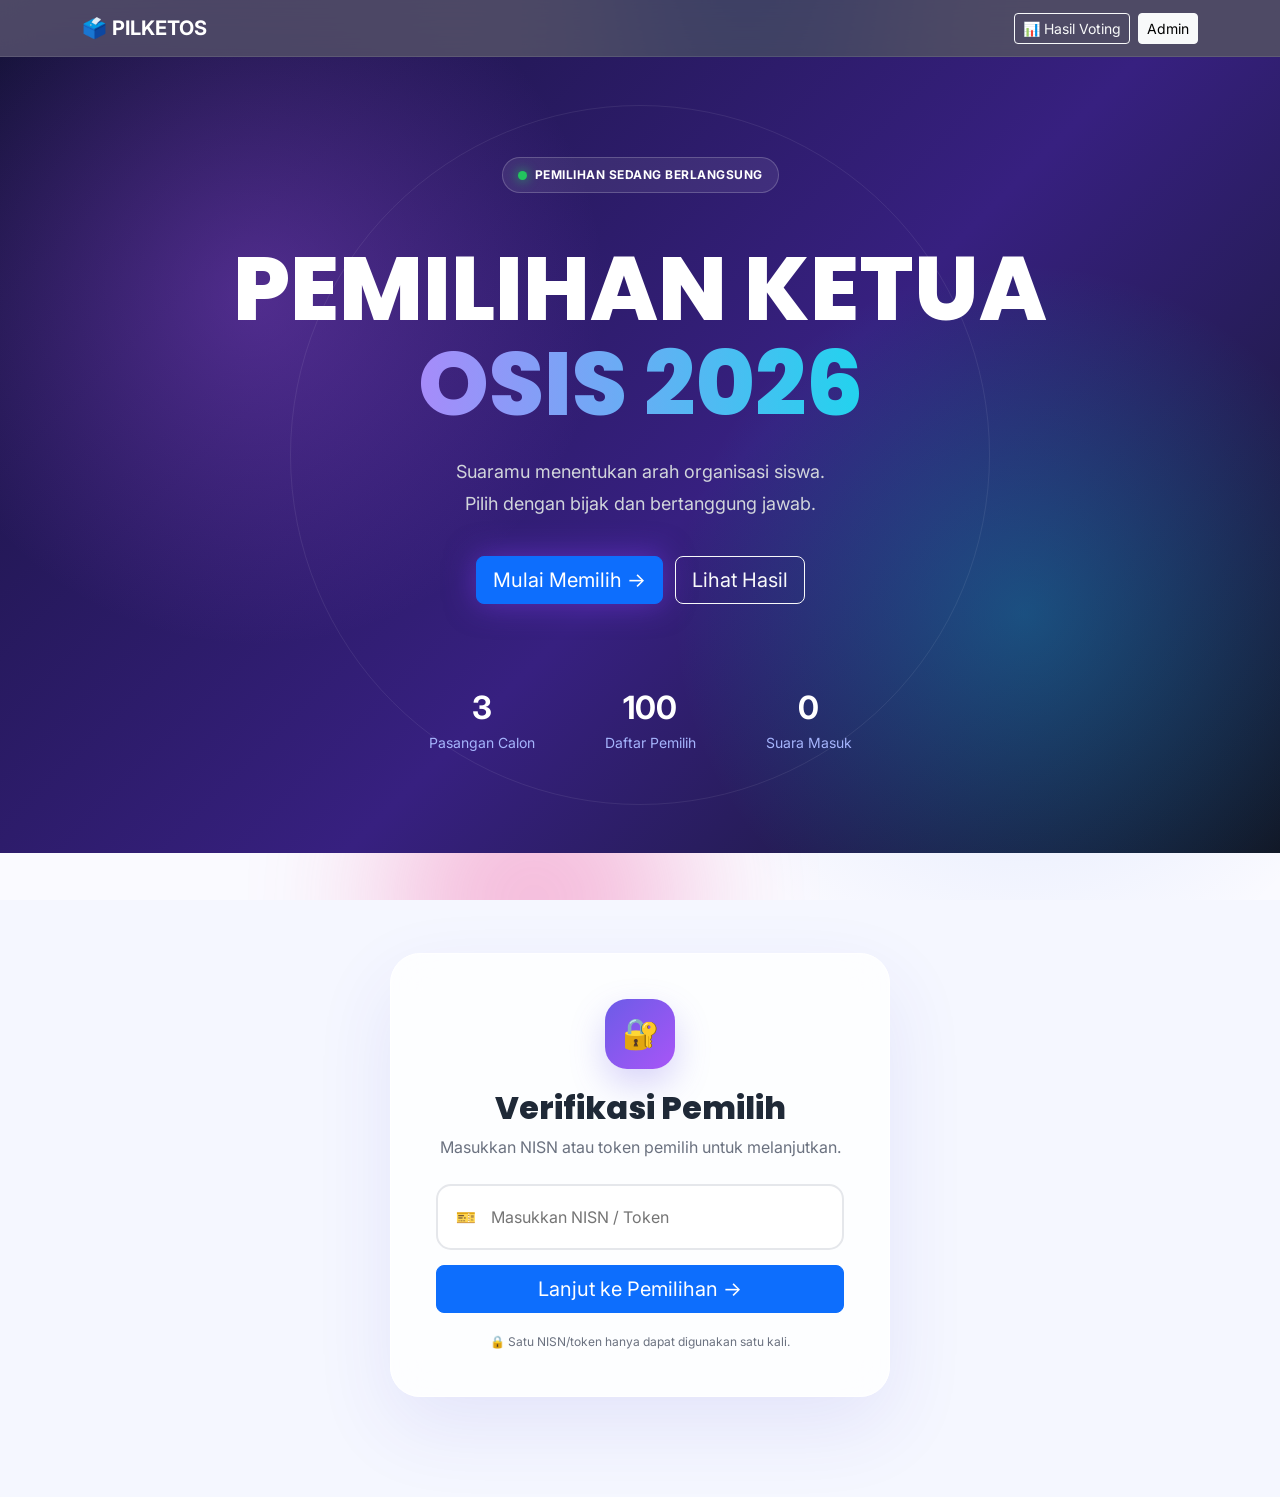
<file: index.html>
<!DOCTYPE html>
<html lang="id">
<head>
  <meta charset="UTF-8">
  <meta name="viewport" content="width=device-width, initial-scale=1.0">
  <meta name="theme-color" content="#6c5ce7">

  <title>PILKETOS 2026 | Pemilihan Ketua OSIS</title>

  <link rel="preconnect" href="https://fonts.googleapis.com">
  <link rel="preconnect" href="https://fonts.gstatic.com" crossorigin>
  <link href="https://fonts.googleapis.com/css2?family=Inter:wght@400;500;600;700;800&family=Poppins:wght@500;600;700;800&display=swap" rel="stylesheet">

  <link href="https://cdn.jsdelivr.net/npm/bootstrap@5.3.3/dist/css/bootstrap.min.css" rel="stylesheet">

  <link rel="stylesheet" href="style.css">
</head>

<body>

<div class="bg-animation">
  <span></span>
  <span></span>
  <span></span>
  <span></span>
</div>

<nav class="navbar navbar-expand-lg navbar-dark glass-nav">
  <div class="container">
    <a class="navbar-brand fw-bold" href="#">
      🗳️ PILKETOS
    </a>

    <div class="ms-auto d-flex gap-2">
      <a href="hasil.html" class="btn btn-outline-light btn-sm">
        📊 Hasil Voting
      </a>

      <a href="admin.html" class="btn btn-light btn-sm">
        Admin
      </a>
    </div>
  </div>
</nav>

<section class="hero">
  <div class="container text-center">

    <div class="live-badge mb-4">
      <span class="live-dot"></span>
      PEMILIHAN SEDANG BERLANGSUNG
    </div>

    <h1 class="hero-title">
      PEMILIHAN KETUA<br>
      <span>OSIS 2026</span>
    </h1>

    <p class="hero-subtitle">
      Suaramu menentukan arah organisasi siswa.
      <br>
      Pilih dengan bijak dan bertanggung jawab.
    </p>

    <a href="#login" class="btn btn-primary btn-lg glow-button">
      Mulai Memilih
      <span>→</span>
    </a>

    <a href="hasil.html" class="btn btn-outline-light btn-lg ms-2">
      Lihat Hasil
    </a>

    <div class="hero-stats">
      <div>
        <strong>3</strong>
        <small>Pasangan Calon</small>
      </div>

      <div>
        <strong id="heroDpt">100</strong>
        <small>Daftar Pemilih</small>
      </div>

      <div>
        <strong id="heroVotes">0</strong>
        <small>Suara Masuk</small>
      </div>
    </div>

  </div>
</section>

<section id="login" class="container login-section">

  <div class="login-card">

    <div class="login-icon">🔐</div>

    <h2>Verifikasi Pemilih</h2>

    <p>
      Masukkan NISN atau token pemilih untuk melanjutkan.
    </p>

    <div class="input-group-modern">
      <span>🎫</span>
      <input
        type="text"
        id="voterId"
        placeholder="Masukkan NISN / Token"
        autocomplete="off">
    </div>

    <button onclick="loginVoter()" class="btn btn-primary btn-lg w-100">
      Lanjut ke Pemilihan →
    </button>

    <div id="loginMsg"></div>

    <div class="security-note">
      🔒 Satu NISN/token hanya dapat digunakan satu kali.
    </div>

  </div>

</section>

<section id="voteSection" class="container py-5 d-none">

  <div class="section-heading text-center">
    <span>PEMILIHAN</span>
    <h2>Pilih Pasangan Calon</h2>
    <p>Kenali visi dan misi sebelum menentukan pilihan.</p>
  </div>

  <div id="candidateList" class="row g-4"></div>

</section>

<section id="thankSection" class="container py-5 d-none">

  <div class="success-card">

    <div class="success-animation">
      ✓
    </div>

    <h1>Suara Berhasil Dicatat!</h1>

    <p>
      Terima kasih telah menggunakan hak suara Anda.
    </p>

    <div class="d-flex justify-content-center gap-2 flex-wrap">
      <a href="hasil.html" class="btn btn-primary">
        📊 Lihat Hasil
      </a>

      <button onclick="location.reload()" class="btn btn-outline-secondary">
        Kembali
      </button>
    </div>

  </
</file>
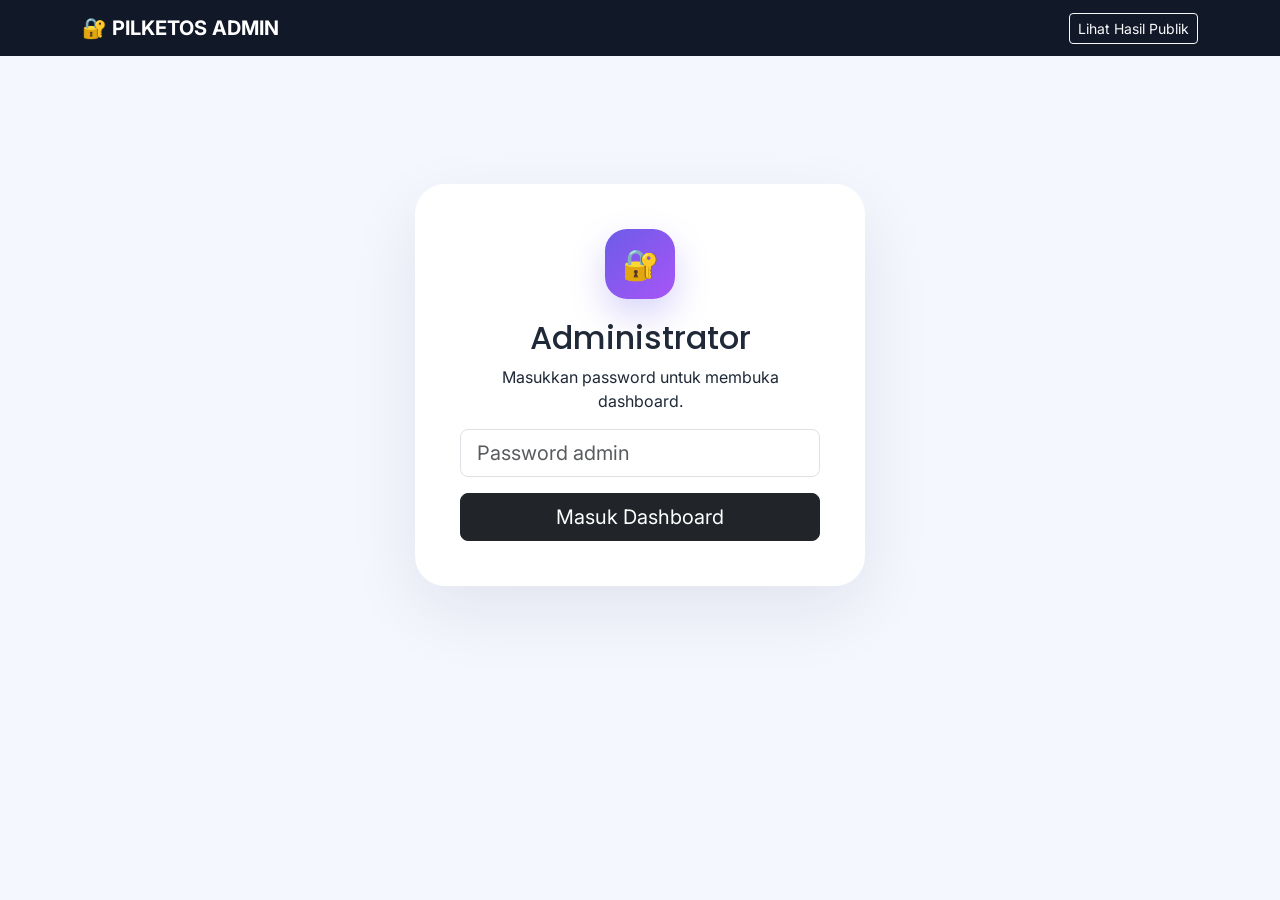
<file: admin.html>
<!DOCTYPE html>
<html lang="id">

<head>

<meta charset="UTF-8">
<meta name="viewport" content="width=device-width, initial-scale=1">

<title>Admin | PILKETOS</title>

<link href="https://cdn.jsdelivr.net/npm/bootstrap@5.3.3/dist/css/bootstrap.min.css" rel="stylesheet">

<link href="https://fonts.googleapis.com/css2?family=Inter:wght@400;500;600;700;800&family=Poppins:wght@600;700;800&display=swap" rel="stylesheet">

<link rel="stylesheet" href="style.css">

</head>

<body>

<nav class="navbar navbar-dark admin-nav">

<div class="container">

<span class="navbar-brand fw-bold">
🔐 PILKETOS ADMIN
</span>

<a href="hasil.html" class="btn btn-outline-light btn-sm">
Lihat Hasil Publik
</a>

</div>

</nav>

<main class="container py-5">

<section id="adminLogin" class="admin-login">

<div class="login-icon">
🔐
</div>

<h2>Administrator</h2>

<p>Masukkan password untuk membuka dashboard.</p>

<input
id="adminPassword"
type="password"
class="form-control form-control-lg mb-3"
placeholder="Password admin">

<button
onclick="adminLogin()"
class="btn btn-dark btn-lg w-100">
Masuk Dashboard
</button>

<div id="adminMsg"></div>

</section>

<section id="dashboard" class="d-none">

<div class="dashboard-header">

<div>

<span class="result-label">
DASHBOARD
</span>

<h1>Rekapitulasi Voting</h1>

</div>

<div>

<button
onclick="exportCSV()"
class="btn btn-success">
⬇ Export CSV
</button>

<button
onclick="resetData()"
class="btn btn-danger">
Reset
</button>

</div>

</div>

<div class="row g-4 my-4">

<div class="col-md-4">

<div class="dashboard-stat purple">

<span>👥</span>

<small>Total DPT</small>

<strong id="adminDpt">0</strong>

</div>

</div>

<div class="col-md-4">

<div class="dashboard-stat green">

<span>🗳️</span>

<small>Suara Masuk</small>

<strong id="adminVotes">0</strong>

</div>

</div>

<div class="col-md-4">

<div class="dashboard-stat orange">

<span>📊</span>

<small>Partisipasi</small>

<strong id="adminParticipation">0%</strong>

</div>

</div>

</div>

<div class="dashboard-card">

<h3>📊 Perolehan Suara</h3>

<div id="adminResults"></div>

</div>

<div class="dashboard-card mt-4">

<div class="d-flex justify-content-between align-items-center">

<h3>📋 Log Pemilih</h3>

<span class="badge bg-primary" id="logCount">
0
</span>

</div>

<div class="table-responsive mt-3">

<table class="table align-middle">

<thead>

<tr>

<th>No</th>
<th>NISN / Token</th>
<th>Paslon</th>
<th>Waktu</th>

</tr>

</thead>

<tbody id="logs"></tbody>

</table>

</div>

</div>

</section>

</main>

<script src="script.js"></script>

</body>
</html>
</file>
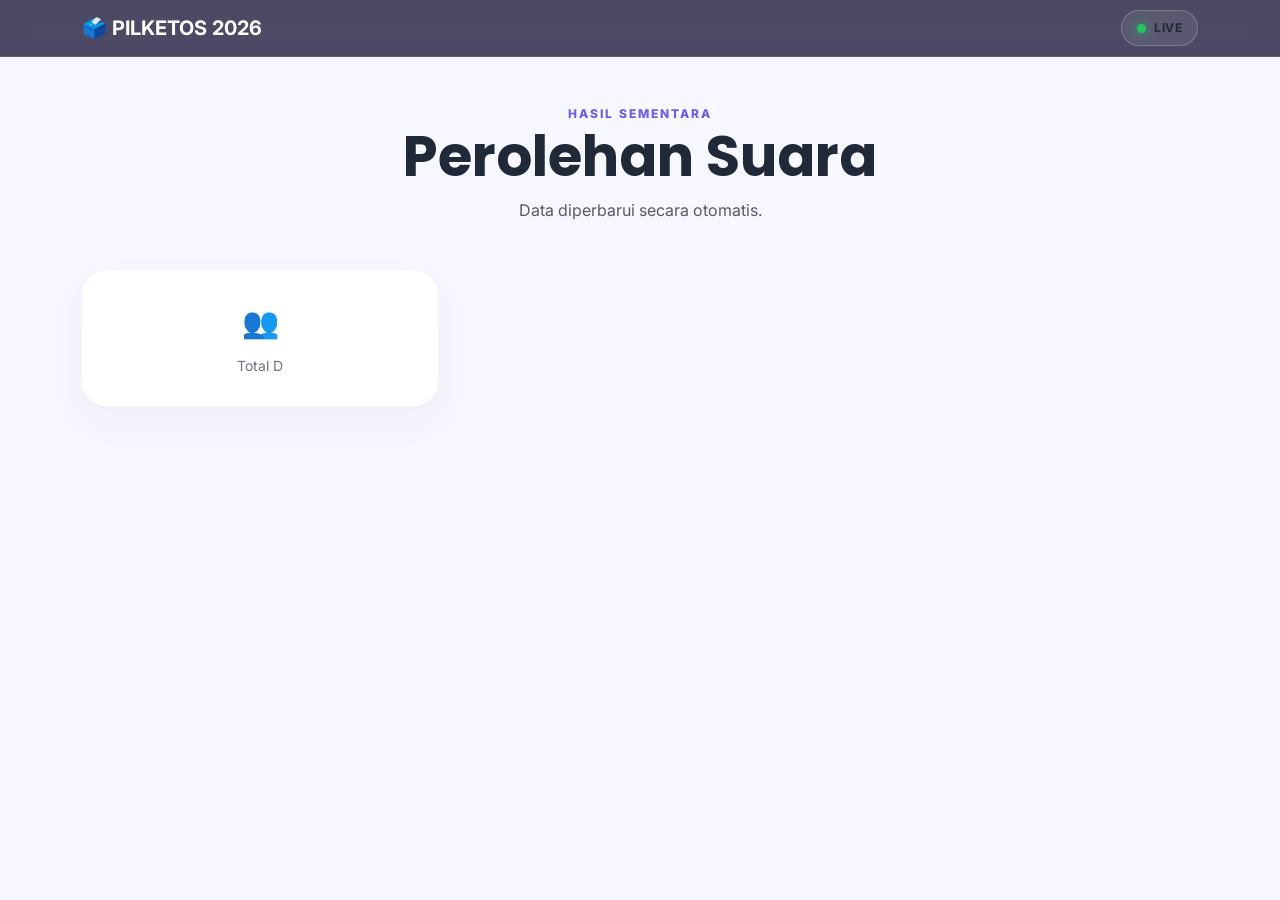
<file: hasil.html>
<!DOCTYPE html>
<html lang="id">

<head>

<meta charset="UTF-8">
<meta name="viewport" content="width=device-width, initial-scale=1">

<title>Hasil Voting | PILKETOS</title>

<link rel="preconnect" href="https://fonts.googleapis.com">
<link rel="preconnect" href="https://fonts.gstatic.com" crossorigin>

<link href="https://fonts.googleapis.com/css2?family=Inter:wght@400;500;600;700;800&family=Poppins:wght@600;700;800&display=swap" rel="stylesheet">

<link href="https://cdn.jsdelivr.net/npm/bootstrap@5.3.3/dist/css/bootstrap.min.css" rel="stylesheet">

<link rel="stylesheet" href="style.css">

</head>

<body class="results-page">

<nav class="navbar navbar-dark glass-nav">

<div class="container">

<a href="index.html" class="navbar-brand fw-bold">
🗳️ PILKETOS 2026
</a>

<div class="live-badge">
<span class="live-dot"></span>
LIVE
</div>

</div>

</nav>

<main class="container py-5">

<div class="text-center mb-5">

<div class="result-label">
HASIL SEMENTARA
</div>

<h1 class="display-4 fw-bold">
Perolehan Suara
</h1>

<p class="text-muted">
Data diperbarui secara otomatis.
</p>

</div>

<div class="row g-4 mb-5">

<div class="col-md-4">

<div class="result-stat">

<span>👥</span>

<small>Total D
</file>
<file: style.css>
:root{
  --primary:#6c5ce7;
  --secondary:#a855f7;
  --dark:#111827;
  --text:#1f2937;
  --muted:#6b7280;
  --white:#ffffff;
}

*{
  box-sizing:border-box;
}

html{
  scroll-behavior:smooth;
}

body{
  margin:0;
  font-family:'Inter',sans-serif;
  color:var(--text);
  background:#f5f7ff;
  overflow-x:hidden;
}

h1,h2,h3,h4{
  font-family:'Poppins',sans-serif;
}

.glass-nav{
  background:rgba(20,15,50,.75);
  backdrop-filter:blur(15px);
  -webkit-backdrop-filter:blur(15px);
  border-bottom:1px solid rgba(255,255,255,.1);
  position:relative;
  z-index:10;
}

.bg-animation{
  position:fixed;
  inset:0;
  overflow:hidden;
  z-index:-1;
  background:
    radial-gradient(circle at 20% 20%,#7c3aed22,transparent 30%),
    radial-gradient(circle at 80% 70%,#2563eb22,transparent 30%),
    #fafaff;
}

.bg-animation span{
  position:absolute;
  display:block;
  width:300px;
  height:300px;
  border-radius:50%;
  filter:blur(70px);
  opacity:.35;
  animation:float 12s infinite alternate ease-in-out;
}

.bg-animation span:nth-child(1){
  background:#8b5cf6;
  left:-100px;
  top:100px;
}

.bg-animation span:nth-child(2){
  background:#06b6d4;
  right:-100px;
  top:200px;
  animation-delay:2s;
}

.bg-animation span:nth-child(3){
  background:#ec4899;
  left:30%;
  bottom:-150px;
  animation-delay:4s;
}

.bg-animation span:nth-child(4){
  background:#3b82f6;
  right:30%;
  top:-150px;
  animation-delay:6s;
}

@keyframes float{
  from{
    transform:translate(0,0) scale(1);
  }
  to{
    transform:translate(50px,-40px) scale(1.2);
  }
}

.hero{
  min-height:720px;
  display:flex;
  align-items:center;
  justify-content:center;
  padding:100px 0;
  color:#fff;
  background:
    radial-gradient(circle at 20% 30%,#a855f755,transparent 30%),
    radial-gradient(circle at 80% 70%,#06b6d455,transparent 30%),
    linear-gradient(135deg,#17133c,#372080 55%,#111827);
  position:relative;
  overflow:hidden;
}

.hero:after{
  content:"";
  position:absolute;
  width:700px;
  height:700px;
  border:1px solid rgba(255,255,255,.08);
  border-radius:50%;
  animation:rotate 30s linear infinite;
}

@keyframes rotate{
  to{
    transform:rotate(360deg);
  }
}

.live-badge{
  display:inline-flex;
  align-items:center;
  gap:8px;
  padding:8px 15px;
  border:1px solid rgba(255,255,255,.2);
  background:rgba(255,255,255,.08);
  border-radius:50px;
  font-size:12px;
  font-weight:700;
  letter-spacing:.5px;
}

.live-dot{
  width:9px;
  height:9px;
  background:#22c55e;
  border-radius:50%;
  display:inline-block;
  box-shadow:0 0 12px #22c55e;
  animation:pulse 1.5s infinite;
}

@keyframes pulse{
  0%,100%{
    transform:scale(1);
    opacity:1;
  }

  50%{
    transform:scale(1.5);
    opacity:.5;
  }
}

.hero-title{
  font-size:clamp(42px,8vw,90px);
  font-weight:800;
  line-height:1.05;
  margin:25px 0;
  animation:fadeUp .8s ease;
}

.hero-title span{
  background:linear-gradient(90deg,#a78bfa,#22d3ee,#f472b6);
  background-size:200%;
  -webkit-background-clip:text;
  background-clip:text;
  color:transparent;
  animation:gradientMove 4s infinite alternate;
}

@keyframes gradientMove{
  to{
    background-position:100%;
  }
}

.hero-subtitle{
  font-size:18px;
  color:#d1d5db;
  line-height:1.8;
  margin-bottom:35px;
}

.glow-button{
  box-shadow:0 0 30px #7c3aed88;
  transition:.3s;
}

.glow-button:hover{
  transform:translateY(-4px) scale(1.03);
  box-shadow:0 0 50px #7c3aedaa;
}

.hero-stats{
  display:flex;
  justify-content:center;
  gap:70px;
  margin-top:80px;
}

.hero-stats div{
  display:flex;
  flex-direction:column;
}

.hero-stats strong{
  font-size:32px;
}

.hero-stats small{
  color:#a5b4fc;
}

.login-section{
  padding:100px 0;
}

.login-card{
  max-width:500px;
  margin:auto;
  padding:45px;
  text-align:center;
  border-radius:30px;
  background:rgba(255,255,255,.8);
  backdrop-filter:blur(20px);
  box-shadow:0 30px 80px #4338ca18;
  border:1px solid #ffffff;
  animation:fadeUp .7s ease;
}

.login-icon{
  width:70px;
  height:70px;
  margin:0 auto 20px;
  display:flex;
  align-items:center;
  justify-content:center;
  border-radius:22px;
  background:linear-gradient(135deg,#6c5ce7,#a855f7);
  font-size:30px;
  box-shadow:0 15px 35px #6c5ce744;
}

.login-card h2{
  font-weight:800;
}

.login-card p{
  color:var(--muted);
}

.input-group-modern{
  display:flex;
  align-items:center;
  gap:10px;
  padding:5px 18px;
  border:2px solid #e5e7eb;
  border-radius:15px;
  margin:25px 0 15px;
  transition:.3s;
  background:#fff;
}

.input-group-modern:focus-within{
  border-color:var(--primary);
  box-shadow:0 0 0 4px #6c5ce71a;
}

.input-group-modern input{
  border:0;
  outline:0;
  padding:14px 5px;
  width:100%;
  font-size:16px;
}

.security-note{
  font-size:12px;
  color:#6b7280;
  margin-top:20px;
}

.section-heading span,
.result-label{
  color:var(--primary);
  font-weight:800;
  letter-spacing:2px;
  font-size:12px;
}

.section-heading h2{
  font-size:40px;
  font-weight:800;
  margin:10px 0;
}

.candidate-card{
  height:100%;
  padding:25px;
  border:1px solid #fff;
  border-radius:28px;
  background:rgba(255,255,255,.8);
  backdrop-filter:blur(15px);
  box-shadow:0 15px 50px #1118270c;
  transition:.4s;
  overflow:hidden;
  position:relative;
}

.candidate-card:hover{
  transform:translateY(-12px);
  box-shadow:0 25px 60px #6c5ce72b;
}

.candidate-number{
  position:absolute;
  top:20px;
  right:20px;
  width:48px;
  height:48px;
  border-radius:15px;
  display:flex;
  align-items:center;
  justify-content:center;
  background:linear-gradient(135deg,#6c5ce7,#a855f7);
  color:#fff;
  font-weight:800;
  box-shadow:0 10px 25px #6c5ce755;
}

.candidate-photo{
  width:170px;
  height:170px;
  object-fit:cover;
  border-radius:50%;
  border:7px solid #fff;
  box-shadow:0 15px 40px #0002;
  transition:.5s;
}

.candidate-card:hover .candidate-photo{
  transform:scale(1.07) rotate(2deg);
}

.candidate-name{
  margin-top:20px;
  font-size:22px;
  font-weight:800;
}

.vision-box{
  background:#f5f3ff;
  padding:15px;
  border-radius:15px;
  margin:20px 0;
}

.mission-list{
  text-align:left;
  color:#6b7280;
  padding-left:20px;
}

.mission-list li{
  margin-bottom:8px;
}

.success-card{
  max-width:700px;
  margin:80px auto;
  text-align:center;
  padding:70px 30px;
  background:#fff;
  border-radius:35px;
  box-shadow:0 30px 80px #11182714;
}

.success-animation{
  width:110px;
  height:110px;
  margin:auto;
  border-radius:50%;
  display:flex;
  align-items:center;
  justify-content:center;
  background:#22c55e;
  color:#fff;
  font-size:65px;
  animation:successPop .6s cubic-bezier(.2,1.5,.5,1);
  box-shadow:0 20px 50px #22c55e44;
}

@keyframes successPop{
  0%{
    transform:scale(0);
  }
  70%{
    transform:scale(1.15);
  }
  100%{
    transform:scale(1);
  }
}

.modern-modal{
  border:0;
  border-radius:25px;
  overflow:hidden;
}

.warning-box{
  margin-top:20px;
  padding:15px;
  border-radius:15px;
  background:#fff7ed;
  color:#9a3412;
}

.results-page{
  background:#f7f8ff;
}

.result-stat{
  background:#fff;
  padding:30px;
  border-radius:25px;
  text-align:center;
  box-shadow:0 15px 40px #1118270b;
}

.result-stat span{
  display:block;
  font-size:30px;
  margin-bottom:10px;
}

.result-stat small{
  display:block;
  color:#6b7280;
}

.result-stat strong{
  display:block;
  font-size:38px;
  margin-top:5px;
  color:var(--primary);
}

.participation-card{
  background:#fff;
  border-radius:25px;
  padding:30px;
  box-shadow:0 15px 40px #1118270b;
}

.modern-progress{
  height:18px;
  border-radius:50px;
  background:#ede9fe;
  overflow:hidden;
}

.modern-progress .progress-bar{
  border-radius:50px;
  background:linear-gradient(90deg,#6c5ce7,#22d3ee);
  transition:width 1.2s ease;
}

.result-candidate{
  background:#fff;
  padding:30px;
  border-radius:28px;
  box-shadow:0 15px 40px #1118270b;
  transition:.3s;
}

.result-candidate:hover{
  transform:translateY(-6px);
}

.result-number{
  width:55px;
  height:55px;
  display:flex;
  align-items:center;
  justify-content:center;
  border-radius:17px;
  color:#fff;
  background:linear-gradient(135deg,#6c5ce7,#a855f7);
  font-weight:800;
  font-size:20px;
}

.result-bar{
  height:20px;
  border-radius:50px;
  overflow:hidden;
  background:#eee;
  margin-top:15px;
}

.result-bar div{
  height:100%;
  border-radius:50px;
  background:linear-gradient(90deg,#6c5ce7,#22d3ee);
  transition:width 1.5s ease;
}

.update-indicator{
  display:inline-flex;
  gap:8px;
  align-items:center;
  padding:10px 16px;
  background:#fff;
  border-radius:50px;
  color:#6b7280;
  box-shadow:0 10px 30px #1118270b;
}

.admin-nav{
  background:#111827;
}

.admin-login{
  max-width:450px;
  margin:80px auto;
  padding:45px;
  text-align:center;
  background:#fff;
  border-radius:30px;
  box-shadow:0 25px 70px #11182715;
}

.dashboard-header{
  display:flex;
  align-items:center;
  justify-content:space-between;
  gap:20px;
}

.dashboard-header h1{
  font-weight:800;
}

.dashboard-stat{
  padding:30px;
  border-radius:25px;
  color:#fff;
  box-shadow:0 20px 45px #11182718;
}

.dashboard-stat span{
  font-size:30px;
}

.dashboard-stat small{
  display:block;
  opacity:.8;
  margin-top:10px;
}

.dashboard-stat strong{
  display:block;
  font-size:40px;
  margin-top:5px;
}

.purple{
  background:linear-gradient(135deg,#6c5ce7,#8b5cf6);
}

.green{
  background:linear-gradient(135deg,#059669,#22c55e);
}

.orange{
  background:linear-gradient(135deg,#ea580c,#f59e0b);
}

.dashboard-card{
  padding:30px;
  border-radius:25px;
  background:#fff;
  box-shadow:0 15px 40px #1118270b;
}

.dashboard-card h3{
  font-size:20px;
  font-weight:800;
}

.admin-result{
  margin-top:25px;
}

.admin-result-bar{
  height:20px;
  border-radius:50px;
  background:#eee;
  overflow:hidden;
}

.admin-result-bar div{
  height:100%;
  background:linear-gradient(90deg,#6c5ce7,#22d3ee);
  border-radius:50px;
  transition:width 1s;
}

footer{
  padding:40px 0;
  color:#6b7280;
}

@keyframes fadeUp{
  from{
    opacity:0;
    transform:translateY(25px);
  }
  to{
    opacity:1;
    transform:translateY(0);
  }
}

@media(max-width:768px){

  .hero{
    min-height:650px;
    padding:80px 20px;
  }

  .hero-stats{
    gap:25px;
    margin-top:60px;
  }

  .hero-stats strong{
    font-size:24px;
  }

  .hero-stats small{
    font-size:10px;
  }

  .login-card{
    padding:30px 20px;
  }

  .dashboard-header{
    flex-direction:column;
    align-items:flex-start;
  }

  .dashboard-header div:last-child{
    width:100%;
  }

  .dashboard-header button{
    margin-top:5px;
  }

}
</file>
